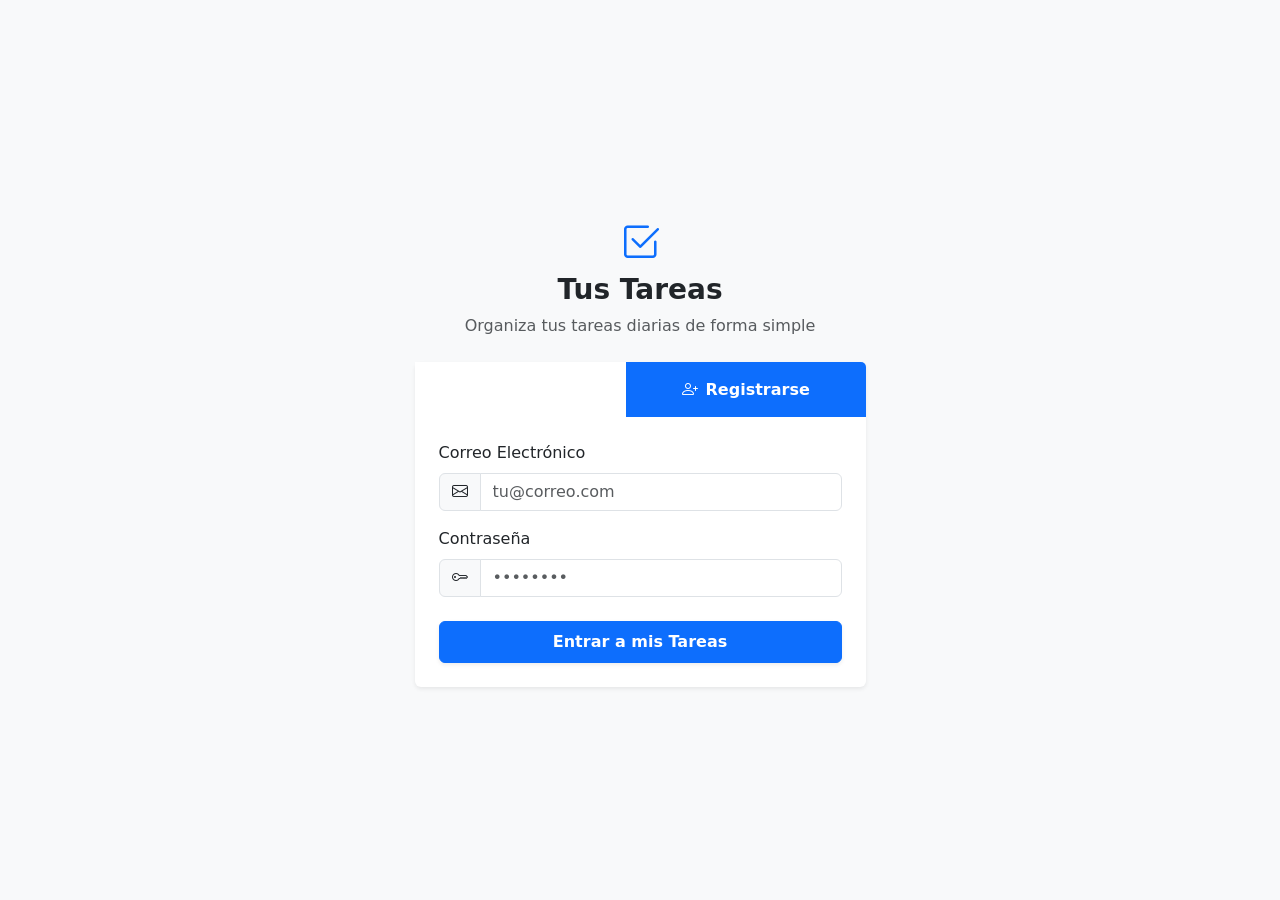
<file: index.html>
<!DOCTYPE html>
<html lang="es">
<head>
  <meta charset="UTF-8">
  <meta name="viewport" content="width=device-width, initial-scale=1.0">
  <title>Tus Tareas - Ingreso</title>
  <link href="https://cdn.jsdelivr.net/npm/bootstrap@5.3.3/dist/css/bootstrap.min.css" rel="stylesheet">
  <link href="https://cdn.jsdelivr.net/npm/bootstrap-icons@1.11.3/font/bootstrap-icons.min.css" rel="stylesheet">
  <style>
    body { background-color: #f8f9fa; min-height: 100vh; }
  </style>
</head>
<body class="d-flex align-items-center py-4">

  <main class="container">
    <div class="row justify-content-center">
      <div class="col-md-6 col-lg-5">
        
        <!-- Logo / Título de la App -->
        <div class="text-center mb-4">
          <i class="bi bi-check2-square text-primary fs-1"></i>
          <h1 class="h3 fw-bold text-dark">Tus Tareas</h1>
          <p class="text-muted">Organiza tus tareas diarias de forma simple</p>
        </div>

        <div class="card shadow-sm border-0">
          <!-- Pestañas para alternar entre Login y Registro -->
          <div class="card-header bg-primary p-0 border-0">
            <ul class="nav nav-tabs nav-fill border-0" id="authTab" role="tablist">
              <li class="nav-item">
                <button class="nav-link active text-white py-3 fw-semibold border-0 rounded-0" id="login-tab" data-bs-toggle="tab" data-bs-target="#login-pane" type="button">
                  <i class="bi bi-shield-lock me-2"></i>Ingresar
                </button>
              <li class="nav-item">
                <button class="nav-link text-white py-3 fw-semibold border-0 rounded-0" id="register-tab" data-bs-toggle="tab" data-bs-target="#register-pane" type="button">
                  <i class="bi bi-person-plus me-2"></i>Registrarse
                </button>
              </li>
            </ul>
          </div>
          
          <div class="card-body p-4 tab-content">
            <!-- Formulario de Inicio de Sesion -->
            <div class="tab-pane fade show active" id="login-pane">
              <form id="formulario-login">
                <div class="mb-3">
                  <label for="login-email" class="form-label">Correo Electrónico</label>
                  <div class="input-group">
                    <span class="input-group-text"><i class="bi bi-envelope"></i></span>
                    <input type="email" class="form-control" id="login-email" required placeholder="tu@correo.com">
                  </div>
                </div>
                <div class="mb-4">
                  <label for="login-contrasena" class="form-label">Contraseña</label>
                  <div class="input-group">
                    <span class="input-group-text"><i class="bi bi-key"></i></span>
                    <input type="password" class="form-control" id="login-contrasena" required placeholder="••••••••">
                  </div>
                </div>
                <button type="submit" class="btn btn-primary w-100 py-2 fw-bold shadow-sm">Entrar a mis Tareas</button>
              </form>
            </div>

            <!-- Formulario de Registro -->
            <div class="tab-pane fade" id="register-pane">
              <form id="formulario-registro">
                <div class="mb-3">
                  <label for="reg-nombre" class="form-label">Nombre Completo</label>
                  <div class="input-group">
                    <span class="input-group-text"><i class="bi bi-person"></i></span>
                    <input type="text" class="form-control" id="reg-nombre" required placeholder="Juan Pérez">
                  </div>
                </div>
                <div class="mb-3">
                  <label for="reg-email" class="form-label">Correo Electrónico</label>
                  <div class="input-group">
                    <span class="input-group-text"><i class="bi bi-envelope"></i></span>
                    <input type="email" class="form-control" id="reg-email" required placeholder="tu@correo.com">
                  </div>
                </div>
                <div class="mb-4">
                  <label for="reg-contrasena" class="form-label">Contraseña</label>
                  <div class="input-group">
                    <span class="input-group-text"><i class="bi bi-key"></i></span>
                    <input type="password" class="form-control" id="reg-contrasena" required placeholder="Mínimo 6 caracteres">
                  </div>
                </div>
                <button type="submit" class="btn btn-success w-100 py-2 fw-bold shadow-sm">Registrarme e Ingresar</button>
              </form>
            </div>
          </div>
        </div>
      </div>
    </div>
  </main>

  <script src="https://cdn.jsdelivr.net/npm/bootstrap@5.3.3/dist/js/bootstrap.bundle.min.js"></script>
  <script src="auth.js"></script>
</body>
</html>
</file>
